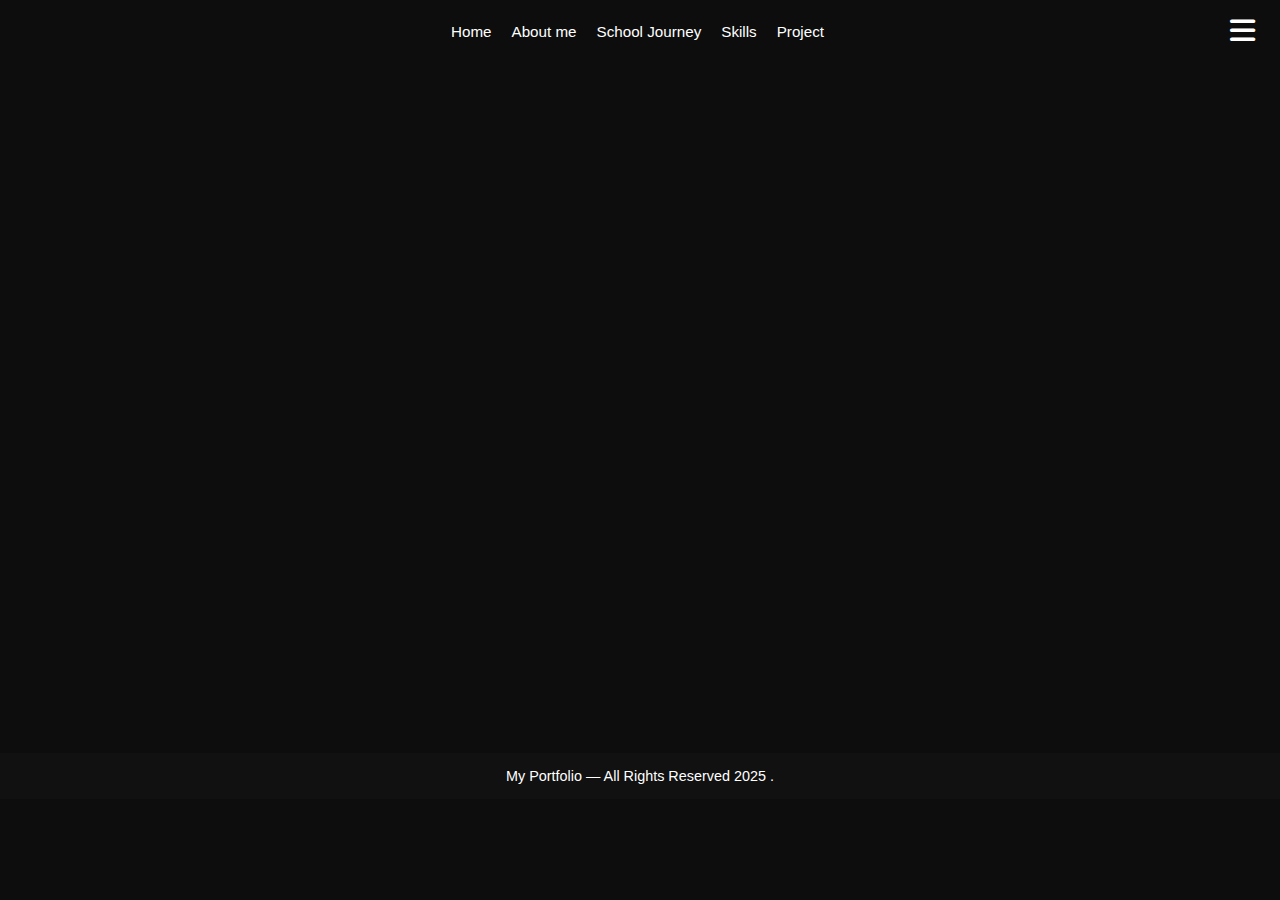
<file: index.html>
<!DOCTYPE html>
<html lang="en">
<head>
    <meta charset="UTF-8">
    <meta name="viewport" content="width=device-width, initial-scale=1.0">
    <title> My Personal Portfolio </title>
    <link rel="stylesheet" href="style.css">
    <link rel="stylesheet"
          href="https://cdnjs.cloudflare.com/ajax/libs/font-awesome/6.5.0/css/all.min.css">
</head>

 <body>

    <!-- HEADER -->
    <header>
        <div class="logo"></div>

        <nav class="nav">
            <a href="index.html">Home</a>
            <a href="about_me.html">About me</a>
            <a href="School.html">School Journey</a>
            <a href="skills.html">Skills</a>
             <a href="Project.html">Project</a>
        </nav>

        <div class="menu-btn"><i class="fa-solid fa-bars"></i></div>
    </header>

    <!-- MOBILE NAV -->
    <nav class="mobile-nav">
         <a href="index.html">Home</a>
            <a href="about_me.html">About me</a>
            <a href="School.html">School Journey</a>
            <a href="skills.html">Skills</a>
             <a href="Project.html">Project</a>
    </nav>

    <main>

        <!-- HERO SECTION (Home) -->
        <section class="hero">

            <div class="hero-left">
                <div class="image-frame">
                   <img src="kirll.png" alt="My Photo">
                </div>
            </div>

            <div class="hero-right">
                <h2>Hello, I'm <span>Jastin Kirl N. Uriarte </span></h2>
                <h1>Student</h1>

                <p>
                 Currently pursuing a Bachelor of Science in Computer Science at Caraga State University. Successfully completed the first year of a Bachelor of Science in Information Technology at Saint Joseph Institute of Technology before transferring.

                </p>
              <h1></h1>
                <!-- Buttons removed here -->
                <!-- Removed btn-group completely -->

                <div class="socials">
                    <a href="#"><i class="fa-brands fa-facebook"></i></a>
                    <a href="#"><i class="fa-brands fa-instagram"></i></a>
                     <a href="#"><i class="fa-brands fa-youtube"></i></a>
                    <a href="#"><i class="fa-brands fa-telegram"></i></a>
                    
                </div>
            </div>

        </section>

    </main>

    <footer>
        <p>My Portfolio  — All Rights Reserved 2025 .</p>
    </footer>

    <script>
        const menuBtn = document.querySelector(".menu-btn");
        const mobileNav = document.querySelector(".mobile-nav");

        menuBtn.addEventListener("click", () => {
            mobileNav.classList.toggle("open");
        });
    </script>

</body>
</html>
</file>
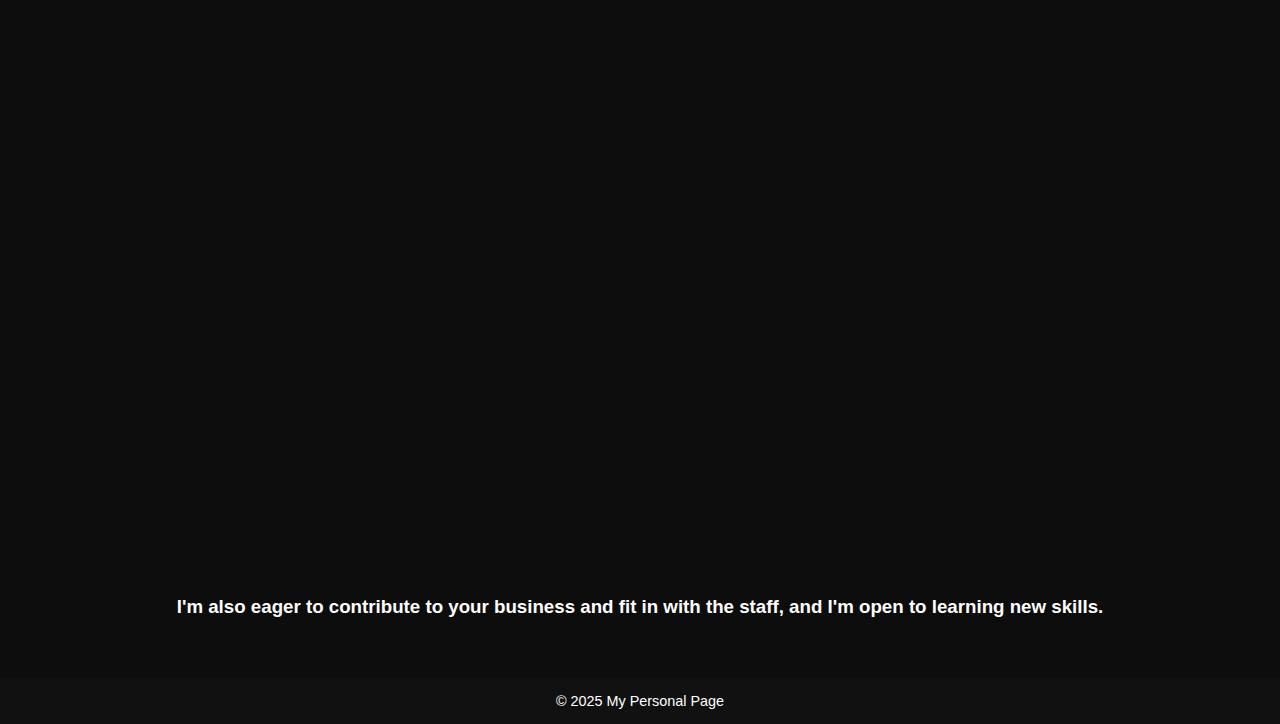
<file: about_me.html>
<!DOCTYPE html>
<html lang="en">
<head>
  <meta charset="UTF-8">
  <meta name="viewport" content="width=device-width, initial-scale=1.0">
  <title>My Achievements in Life</title>
  <link rel="stylesheet" href="style.css">
</head>
<body>

   <header>
<p>About Me</p>
  </header>

   <main class="gallery">
 
     <section class="image-card">
       <img src="mee.jpg" alt="">
     <div class="description-box">
                <h2>Me</h2>
       
          <p><strong>I am the eldest son in my family and currently 19 years old. I am often described as someone with a good sense of humor, and while I enjoy making people laugh, I am also mindful of ensuring that my jokes remain respectful and considerate. I try to live by my personal guiding principle: “If you don’t understand me, I kindly ask that you be patient and considerate.”<br></strong></p>

<p><strong>  <br> My permanent residence is located at Purok 6, Avocado Street, Bayugan City, but I am presently staying in Purok 9A, Libertad, Butuan City for convenience and accessibility. I am committed, responsible, and eager to contribute positively to the workplace, bringing both professionalism and a positive attitude. </strong></p>
    </section>

       <section class="image-card">
      <img src="hhiking.png" alt="A close-up selfie with a group of friends smiling.">
      <div class="description-box">
        <h2>Way to reliave stress </h2>
         <p><strong>When I have free time or when I am on academic break, I like hiking with my friends. This is our way of connecting with nature and appreciating the views. It also helps us relieve stress instead of doing bad habits cause stress may affect to your work and focus. That is why when i have a vacant time i like to go to the mountains to reliave stress</strong></p>
        </div>
     </section>

     <section class="image-card">
      <img src="groundd.png" alt="A close-up selfie with a group of friends smiling.">
      <div class="description-box">
        <h2>Friendship & Fun</h2>
         <p><strong>I enjoy hanging out with friends that are responsible, competitive without being self-centered, approachable, mature, and above all have a sense of humor.</strong></p>
     </section>

     <section class="image-card">
      <img src="d.png" alt="A close-up selfie with a group of friends smiling.">
      <div class="description-box">
        <h2>Academic buddies</h2>
         <p><strong>I consider having this group of friends to be a huge blessing because you can rely on them for academic support, family issues, and even when your wallet is empty. They are like family to me, not just pals.</strong></p>
        </div>
     </section>

  
     <section class="image-card">
       <img src="amber.png" alt="">
       <div class="description-box">
      <h2>Starts Liking Coding</h2>
      <p><strong>I started to enjoy HTML at this point since we had an ICT project back in grade 9. The teacher gave me the duty of creating a website, which was difficult at first, but it turned out nicely.  </strong></p>

         </div>

    </section>

  
        <h3>I'm also eager to contribute to your business and fit in with the staff, and I'm open to learning new skills.</h3>

</main>

     <footer>
         <p>&copy; 2025 My Personal Page</p>
     </footer>

</body>
</html>
</file>
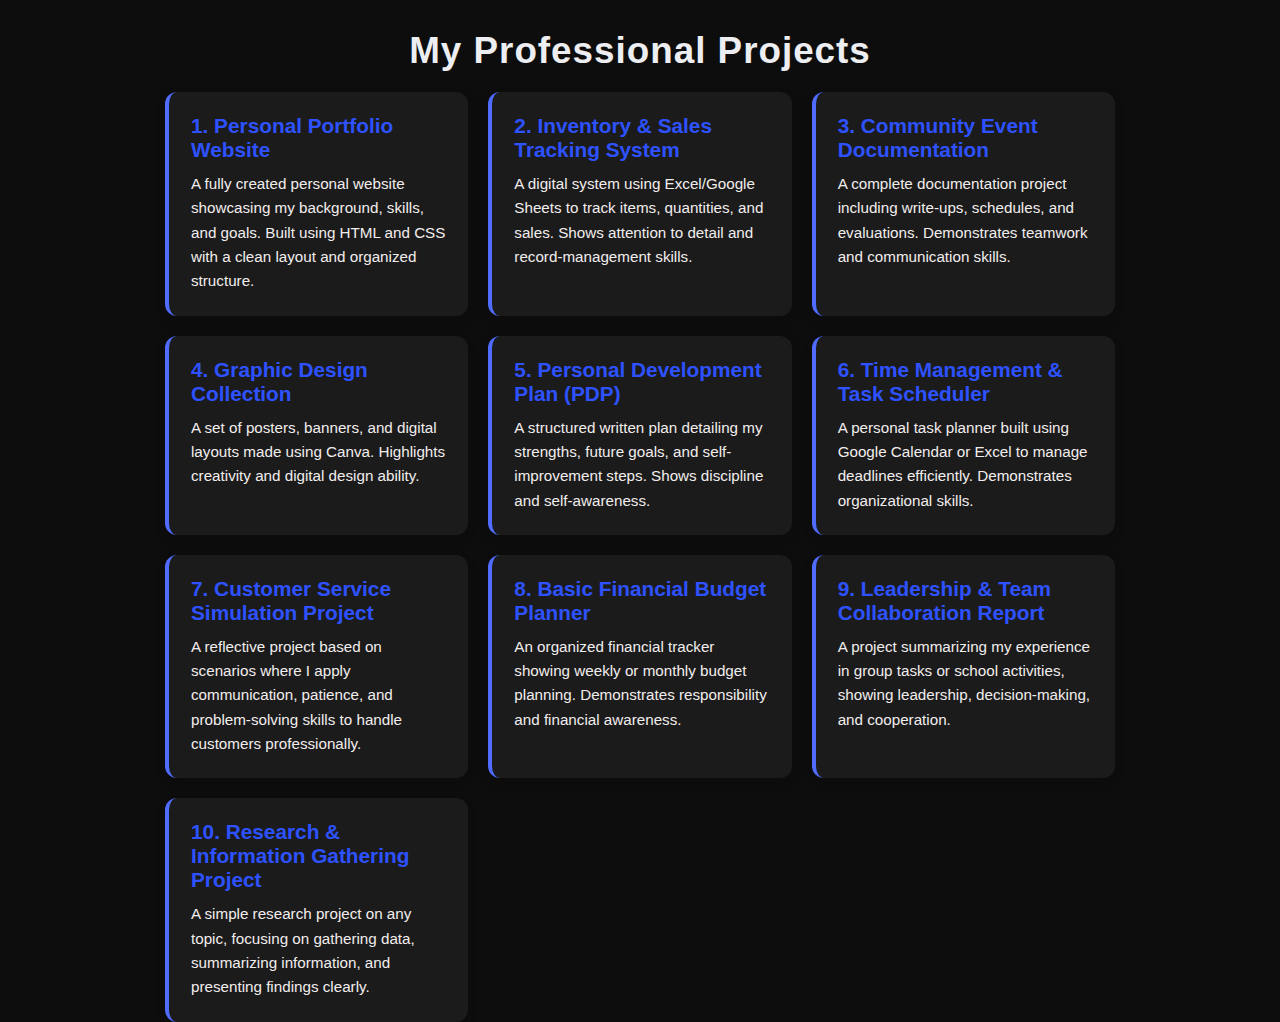
<file: Project.html>
<!DOCTYPE html>
<html lang="en">
<head>
    <meta charset="UTF-8">
    <meta name="viewport" content="width=device-width, initial-scale=1.0">
    <title>Professional Projects</title>
    <link rel="stylesheet" href="style.css">
</head>

<body>

    <h1 class="page-title">My Professional Projects</h1>

    <div class="projects-container">

        <div class="project-card">
            <h2>1. Personal Portfolio Website</h2>
            <p>A fully created personal website showcasing my background, skills, and goals. Built using HTML and CSS with a clean layout and organized structure.</p>
        </div>

        <div class="project-card">
            <h2>2. Inventory & Sales Tracking System</h2>
            <p>A digital system using Excel/Google Sheets to track items, quantities, and sales. Shows attention to detail and record-management skills.</p>
        </div>

        <div class="project-card">
            <h2>3. Community Event Documentation</h2>
            <p>A complete documentation project including write-ups, schedules, and evaluations. Demonstrates teamwork and communication skills.</p>
        </div>

        <div class="project-card">
            <h2>4. Graphic Design Collection</h2>
            <p>A set of posters, banners, and digital layouts made using Canva. Highlights creativity and digital design ability.</p>
        </div>

        <div class="project-card">
            <h2>5. Personal Development Plan (PDP)</h2>
            <p>A structured written plan detailing my strengths, future goals, and self-improvement steps. Shows discipline and self-awareness.</p>
        </div>

        <div class="project-card">
            <h2>6. Time Management & Task Scheduler</h2>
            <p>A personal task planner built using Google Calendar or Excel to manage deadlines efficiently. Demonstrates organizational skills.</p>
        </div>

        <div class="project-card">
            <h2>7. Customer Service Simulation Project</h2>
            <p>A reflective project based on scenarios where I apply communication, patience, and problem-solving skills to handle customers professionally.</p>
        </div>

        <div class="project-card">
            <h2>8. Basic Financial Budget Planner</h2>
            <p>An organized financial tracker showing weekly or monthly budget planning. Demonstrates responsibility and financial awareness.</p>
        </div>

        <div class="project-card">
            <h2>9. Leadership & Team Collaboration Report</h2>
            <p>A project summarizing my experience in group tasks or school activities, showing leadership, decision-making, and cooperation.</p>
        </div>

        <div class="project-card">
            <h2>10. Research & Information Gathering Project</h2>
            <p>A simple research project on any topic, focusing on gathering data, summarizing information, and presenting findings clearly.</p>
        </div>

    </div>

</body>
</html>
</file>
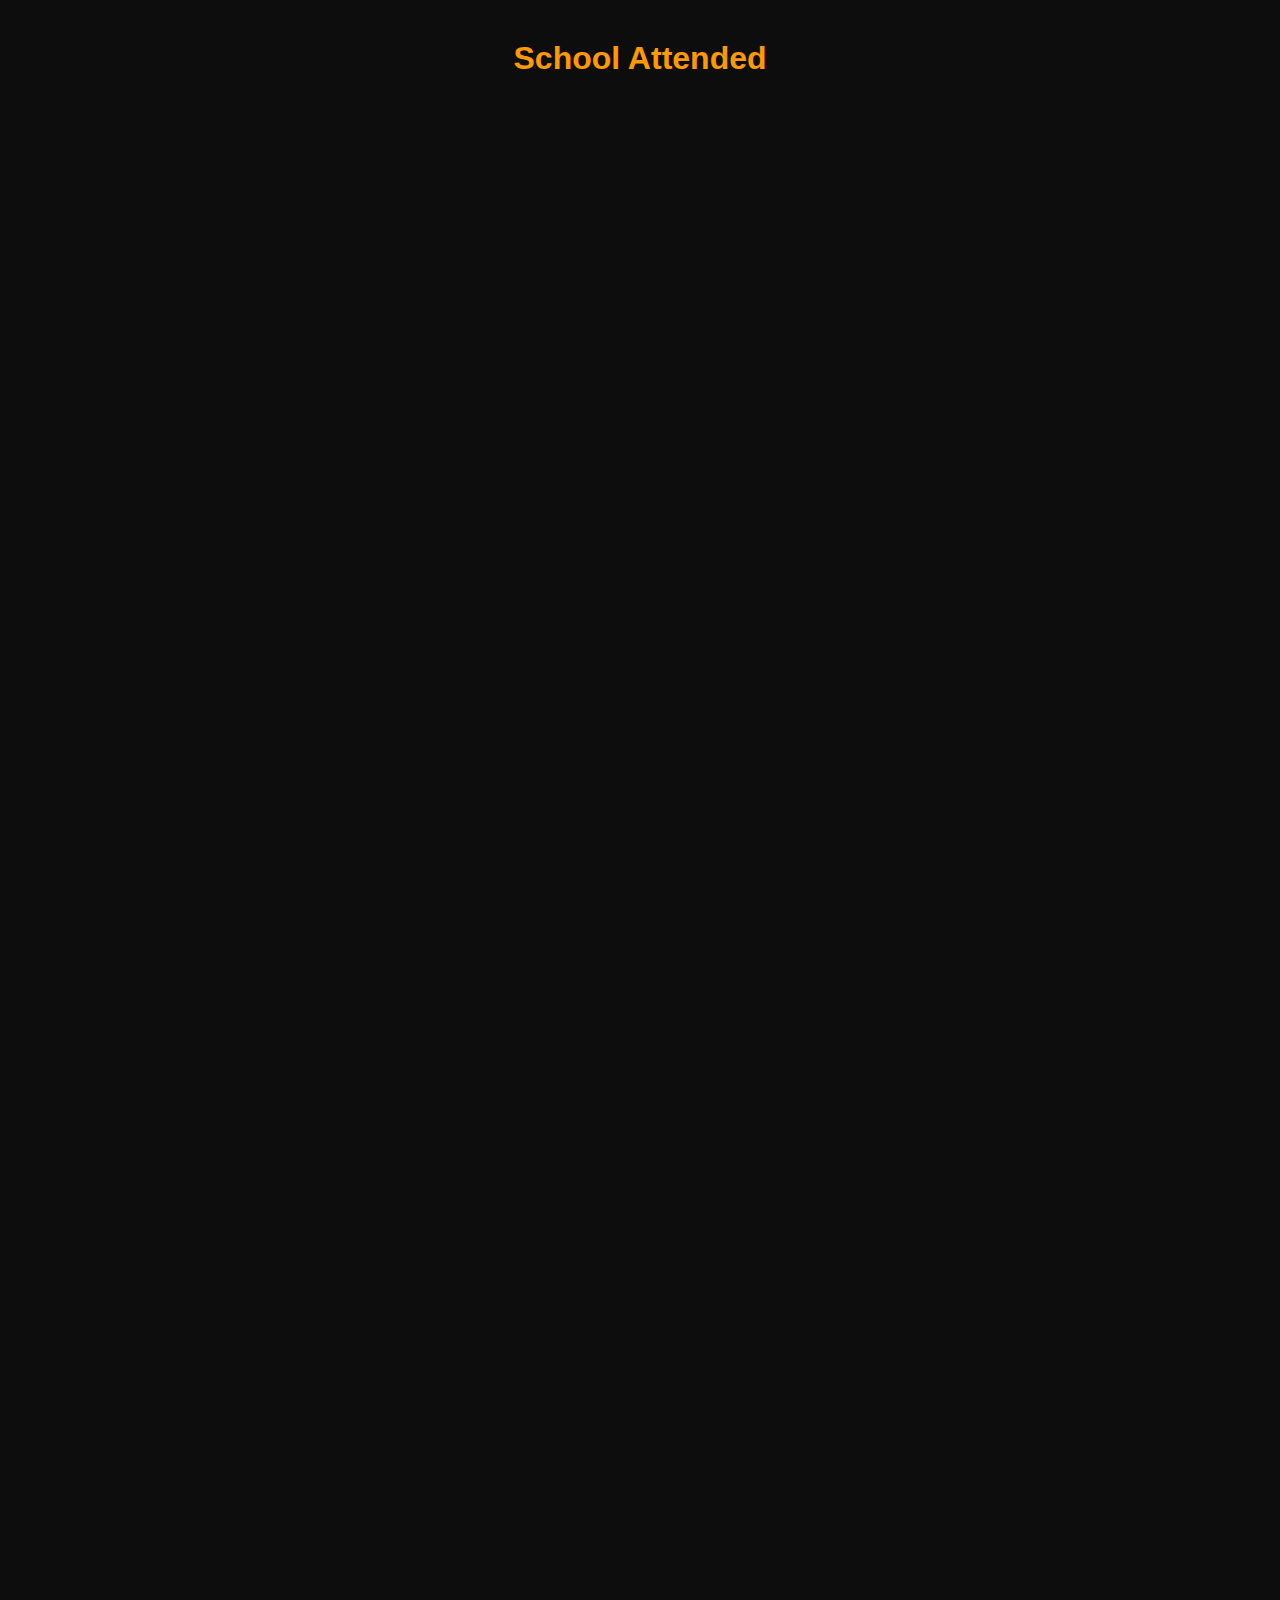
<file: School.html>
<!DOCTYPE html>
<html lang="en">
<head>
    <meta charset="UTF-8">
    <meta name="viewport" content="width=device-width, initial-scale=1.0">
    <title>School Attended</title>
    <link rel="stylesheet" href="style.css">
</head>
<body>

<section class="school-section">
    <h1>School Attended</h1>

    <!-- KINDER -->
    <div class="school-card">
        <h2>Kinder</h2>
        <p class="school-name">School Name:Gabriel Elementary School </p>
        <p class="address">Adress : Libertad, Butuan City, Agusan del Norte<br> </p>
       
        <p class="description"><br>Award: Without Award </p>
        <div class="images">
            <img src="kinderr.jpg">
            <img src="gabrell.png   ">
        </div>
    </div>

    <!-- GRADE 1 to GRADE 12 -->
    <!-- TEMPLATE REPEATED FOR EACH GRADE -->

    <!-- GRADE 1 -->

    
    <div class="school-card">
        <h2>Grade 1</h2>
        <p class="school-name">School Name:  Bayugan Elementary School Sped Center </p>
        <p class="adress">Address: City of Bayugan, Agusan del Sur<br></p>
        <p class="Award"><br>Award: Most Behave </p>
        <div class="images">
            <img src="brdg.png">
            <img src="g6.png">
        </div>
    </div>

    <!-- GRADE 2 -->
    <div class="school-card">
        <h2>Grade 2</h2>
        <p class="school-name">Pareja Elementary School </p>
        <p class="address">Address : City of Butuan, Agusan del Norte<br></p>
        <p class="Award"><br>Award: Second Honor </p>
        <div class="images">
            <img src="parej.png">
            
        </div>
    </div>

    <!-- GRADE 3 -->
    <div class="school-card">
        <h2>Grade 3</h2>
        <p class="school-name">Pareja Elementary School </p>
        <p class="address">Address : City of Butuan, Agusan del Norte<br></p>
        <p class="Award"><br>Award: Second Honor </p>
        <div class="images">
            <img src="parej.png">
            <img src="king.jpg">
        </div>
    </div>


    <!-- GRADE 4 -->
    <div class="school-card">
        <h2>Grade 4</h2>
        <p class="school-name">Pareja Elementary School </p>
        <p class="address">Address : City of Butuan, Agusan del Norte<br></p>
        <p class="Award"><br>Award: Second Honor </p>
        <div class="images">
            <img src="parej.png">
            
        </div>
    </div>

    <!-- GRADE 5 -->
    <div class="school-card">
        <h2>Grade 5</h2>
        <p class="school-name">Pareja Elementary School </p>
        <p class="address">Address : City of Butuan, Agusan del Norte<br></p>
        <p class="Award"><br>Award: 6th place honor </p>
        <div class="images">
            <img src="parej.png">
           
            
        </div>
    </div>


    <!-- GRADE 6 -->
    <div class="school-card">
        <h2>Grade 6</h2>
        <p class="school-name">School Name:  Bayugan Elementary School Sped Center </p>
        <p class="adress">Address: City of Bayugan, Agusan del Sur<br></p>
        <p class="Award"><br>Award: None</p>
        <div class="images">
            <img src="brdg.png">
            <img src="g6.png">
            
            <iframe src="https://www.facebook.com/plugins/video.php?height=476&href=https%3A%2F%2Fwww.facebook.com%2Freel%2F1500608831223341%2F&show_text=false&width=267&t=0" width="267" height="476" style="border:none;overflow:hidden" scrolling="no" frameborder="0" allowfullscreen="true" allow="autoplay; clipboard-write; encrypted-media; picture-in-picture; web-share" allowFullScreen="true"></iframe>
        </div>
    </div>

    <!-- GRADE 7 -->
    <div class="school-card">
        <h2>Grade 7</h2>
        <p class="school-name">School Name: Bayugan National Comprehensive High School </p>
        <p class="adress">Address: City of Bayugan, Agusan del Sur<br></p>
        <p class="Award"><br>Award: Conduct Awardee </p>
        <div class="images">
            <img src="bnchs , a.png">
            
        </div>
    </div>

    <!-- GRADE 8 -->
    <div class="school-card">
        <h2>Grade 8 </h2>
        <p class="school-name">School Name: Bayugan National Comprehensive High School </p>
        <p class="adress">Address: City of Bayugan, Agusan del Sur<br></p>
        <p class="Award"><br>Award: Conduct Awardee </p>
        <div class="images">
            <img src="bnchs , a.png">
            <img src="G7.jpg">
        </div>
    </div>

    <!-- GRADE 9 -->
    <div class="school-card">
        <h2>Grade 9 </h2>
        <p class="school-name">School Name: Bayugan National Comprehensive High School </p>
        <p class="adress">Address: City of Bayugan, Agusan del Sur<br></p>
        <p class="Award"><br>Award: With Honor </p>
        <div class="images">
            <img src="bnchs , a.png">
            
        </div>
    </div>

    <!-- GRADE 10 -->
    <div class="school-card">
        <h2>Grade 10 </h2>
        <p class="school-name">School Name: Bayugan National Comprehensive High School </p>
        <p class="adress">Address: City of Bayugan, Agusan del Sur<br></p>
        <p class="Award"><br>Award: With Honor  </p>
        <div class="images">
            <img src="bnchs , a.png">
            <img src="G9.jpg">
        </div>
    </div>

    <!-- GRADE 11 -->
    <div class="school-card">
        <h2>Grade 11</h2>
        <p class="school-name">School Name: Libertad National High School</p>
          <p class="adress">Address: City of Butuan, Agusan del Norte<br></p>
        <p class="Award"><br>Award : With Honor </p>
        <div class="images">
            <img src="lb.png">
           
        </div>
    </div>

    <!-- GRADE 12 -->
     <div class="school-card">
        <h2>Grade 12</h2>
        <p class="school-name">School Name: Libertad National High School</p>
          <p class="adress">Address: City of Butuan, Agusan del Norte<br></p>
        <p class="Award"><br>Award : With Honor </p>
        <div class="images">
            <img src="lb.png">
           
        </div>
    </div>

    <!-- COLLEGE -->
    <div class="school-card">
        <h2>College - First Year</h2>
        <p class="school-name">School Name:Saint Joseph Institute Of Technology</p>
        <p class="address">Address: City of Butuan, Agusan del Norte<br></p>
         <p class="Award"><br>Award : Dean's Lister </p>
        <div class="images">
            <img src="DL.jpg">
            <img src="SJITTT.avif">
        </div>
    </div>

</section>

</body>
</html>
</file>
<file: skills.html>
<!DOCTYPE html>
<html lang="en">
<head>
  <meta charset="UTF-8">
  <meta name="viewport" content="width=device-width, initial-scale=1.0">
  <title>My Skills</title>
  <link rel="stylesheet" href="style.css">
</head>
<body>

   <header>
    <h1> My Skills </h1>
  </header>

   <main class="gallery">

    <section class="image-card">
      <img src="application.png" alt="">
      <div class="description-box">
        <h2>Simple skills that i have</h2>
        <p><strong>I am eager to contribute my robust administrative and creative skills to your team, specifically leveraging my advanced proficiency in key productivity and design tools. My expertise spans the full suite of modern workplace applications: I utilize Microsoft Excel for intricate data analysis, reporting, and budget tracking; Microsoft Word and Google Docs for producing polished, collaborative, and professional written communications, reports, and manuals; and Canva for creating high-impact visual content, including presentations, social media graphics, and internal marketing materials. This comprehensive skill set ensures I can manage both complex data and creative projects efficiently while maintaining superior quality and professional standards.</strong></p>
        </div>
    </section>


     <section class="image-card">
       <img src="w.png" alt=".">
       <div class="description-box">
        <h2>Creating Simple Website</h2>
         <p><strong> I am also capable of building a basic website like this. </strong></p>
         </div>
    </section>

     <section class="image-card">
       <img src="edit.png" alt="">
       <div class="description-box">
        <h2>Editor</h2>
         <p><strong>I was a project director and editor for our group project back at SJIT, so I have some editing experience.</strong></p>
         </div>
     </section>

     <section class="image-card">
      <img src="pc.png" alt="A large group of students posing in front of a school building during an event.">
      <div class="description-box">
        <h2>Leadership</h2>
        <p><strong>I also become the vice president of our purok, i experienced handling a event like ML tournaments, Basketball every fiesta . I once aim to become a good public servant</strong></p>
        </div>
    </section>

     <section class="image-card">
      <img src="sari.jpg" alt="">
      <div class="description-box">
        <h2>Experience</h2>
         <p><strong>I also experince selling to my lola's store where i get my communication and good selling technique to the costumers.</strong></p>
        </div>
     </section>

     <section class="image-card">
      <img src="ate.jpg" alt="A close-up selfie with a group of friends smiling.">
      <div class="description-box">
        <h2>Influence and taught me </h2>
         <p><strong>My ate inday was graduated at Caraga State University (CSU) also , With the course of Environmental Science but according to her she once dreamed as an Programmer but her family can't afford specially buying a laptop that is very important if you're pursuing in IT industry. So she lerned by her own, she know the syntax of JAVA, PHYTON , C and when she have a vacant time she was sharing her ideas and learning to me. </strong></p>
        </div>
     </section>

     <section class="image-card">
      <img src="ea.png" alt="">
      <div class="description-box">
        <h2> Eager </h2>
         <p><strong> I am eager to learn and adopt new skills that can help to make my work easier. </strong></p>
        </div>
     </section>
</file>
<file: style.css>
/* ---------------------------------- */
/* 1. CSS VARIABLES AND RESET */
/* ---------------------------------- */

/* RESET */
* {
    margin: 0;
    padding: 0;
    box-sizing: border-box;
    font-family: Poppins, sans-serif;
}

/* COLOR VARIABLES */
:root {
    --accent: #ff5c57;
    --bg: #0d0d0d;
    --card: #1b1b1b;
    --description-bg: #252424;
    --title-color: #ff9900;
}

body {
    background: var(--bg);
    color: rgb(255, 252, 252);
    -webkit-font-smoothing: antialiased;
    -moz-osx-font-smoothing: grayscale;
}

/* ---------------------------------- */
/* 2. HEADER & NAVIGATION */
/* ---------------------------------- */

header {
    display: flex;
    justify-content: space-between;
    align-items: center;
    padding: 15px 25px; /* Reduced padding for smaller screens */
    background: var(--bg);
    position: sticky;
    top: 0;
    z-index: 100;
}

.logo {
    font-size: 1.5rem; /* Slightly smaller logo */
    color: var(--accent);
    font-weight: 900;
}

/* Desktop Navigation */
.nav {
    display: flex;
}

.nav a {
    margin-left: 20px;
    text-decoration: none;
    color: white;
    font-size: 0.95rem;
    transition: 0.3s;
}

.nav a:hover {
    color: var(--accent);
}

/* MOBILE MENU BUTTON (Visible on mobile) */
.menu-btn {
    display: block; 
    font-size: 1.8rem;
    cursor: pointer;
    color: white;
}

/* MOBILE NAVIGATION PANEL (Hidden by default) */
.mobile-nav {
    display: none;
    flex-direction: column;
    background: #111;
    padding: 20px 25px;
    position: absolute;
    top: 60px; /* Adjust based on header height */
    width: 100%;
}

.mobile-nav a {
    padding: 10px 0;
    text-decoration: none;
    color: white;
}

.mobile-nav a:hover {
    color: var(--accent);
}

.mobile-nav.open {
    display: flex;
}

/* Hide desktop navigation on tablet/mobile */
@media (max-width: 768px) {
    .nav {
        display: none;
    }
}


/* ---------------------------------- */
/* 3. HERO SECTION & ANIMATIONS */
/* ---------------------------------- */

.hero {
    display: flex;
    padding: 60px 25px; /* Reduced padding for mobile */
    align-items: center;
    gap: 40px;
    flex-direction: column; /* Stack vertically by default */
    text-align: center;
    opacity: 0;
    transform: translateY(30px);
    animation: fadeInUp 1.2s ease forwards;
}

@keyframes fadeInUp {
    to {
        opacity: 1;
        transform: translateY(0);
    }
}

/* IMAGE FRAME */
.image-frame {
    width: 250px; /* Smaller size for mobile */
    height: 250px;
    border-radius: 100%;
    overflow: hidden;
    border: 6px solid var(--accent);
    box-shadow: 0 0 40px rgba(255, 80, 80, 0.4);
    display: flex;
    justify-content: center;
    align-items: center;
    margin-bottom: 30px; 
    animation: pulseGlow 3s infinite alternate ease-in-out;
}

.image-frame img {
    width: 100%;
    height: 100%;
    object-fit: cover;
}

@keyframes pulseGlow {
    0% {
        box-shadow: 0 0 15px #ff4040;
    }
    100% {
        box-shadow: 0 0 35px #ff6a6a;
    }
}

.hero-right {
    max-width: 100%;
}

.hero-right h1 {
    font-size: 2.2rem; /* Smaller main heading */
    margin: 10px 0;
}

.hero-right h2 {
    font-size: 1.1rem;
    line-height: 1.2;
}

.hero-right h2 span {
    color: var(--accent);
    border-right: 3px solid #ff4d4d;
    white-space: nowrap;
    overflow: hidden;
    display: inline-block;
    width: 0;
    animation: typing 3s steps(30) forwards,
               blink 0.6s step-end 3s forwards;
}

/* Text slide/fade animations (adjusted to use vertical fade on mobile) */
.hero-right h2, 
.hero-right h1, 
.hero-right p,
.socials {
    opacity: 0;
    transform: translateY(20px); /* Use vertical transform */
    animation: fadeInUp 1.2s ease forwards;
}

.hero-right h2 { animation-delay: 0.3s; }
.hero-right h1 { animation-delay: 0.6s; }
.hero-right p { animation-delay: 0.9s; }
.socials       { animation-delay: 1.2s; }

/* Typing animation */
@keyframes typing {
    to {
        width: 100%;
    }
}

/* Cursor blink */
@keyframes blink {
    0% { border-color: #ff4d4d; }
    50% { border-color: transparent; }
    100% { border-color: transparent; }
}

/* Buttons */
.btn-group {
    margin-top: 20px;
    display: flex;
    flex-direction: column; /* Stacked buttons on mobile */
    gap: 10px;
}

.btn,
.btn-outline {
    padding: 10px 20px; /* Smaller padding */
    border-radius: 6px;
    font-size: 1rem;
    cursor: pointer;
    text-decoration: none;
    transition: 0.3s;
    width: 100%; /* Full width buttons */
    text-align: center;
}

.btn {
    background: var(--accent);
    color: white;
}

.btn:hover {
    background: #ff3d37;
}

.btn-outline {
    border: 2px solid var(--accent);
    color: var(--accent);
}

.btn-outline:hover {
    background: var(--accent);
    color: white;
}

/* Social Icons */
.socials {
    margin-top: 20px;
    display: flex;
    justify-content: center; /* Center on mobile */
    gap: 15px;
}

.socials a {
    color: var(--accent);
    font-size: 2.0rem;
    transition: transform 0.3s ease, color 0.3s ease;
}

.socials a:hover {
    transform: translateY(-5px) scale(1.2);
    color: #ff4d4d;
}

/* Tablet and Desktop adjustments */
@media (min-width: 768px) {
    .hero {
        padding: 100px 60px;
        flex-direction: row; /* Horizontal layout returns */
        text-align: left;
    }
    
    .image-frame {
        width: 450px;
        height: 450px;
        margin-bottom: 0;
    }

    .hero-right h1 {
        font-size: 3rem;
    }

    .btn-group {
        flex-direction: row; /* Buttons side-by-side */
        gap: 20px;
    }
    
    .btn, .btn-outline {
        width: auto;
    }
    
    .socials {
        justify-content: flex-start;
    }
    
    /* Revert to horizontal animation */
    .hero-right h2, 
    .hero-right h1, 
    .hero-right p,
    .socials {
        transform: translateX(40px);
        animation: slideFade 1.2s ease forwards;
    }
    
    @keyframes slideFade {
        to {
            opacity: 1;
            transform: translateX(0);
        }
    }
}

/* ---------------------------------- */
/* 4. GENERAL SECTIONS STYLES */
/* ---------------------------------- */

/* PAGE TITLES */
.section-title {
    font-size: 1.8rem; /* Smaller title for mobile */
    margin: 30px 0 20px 0;
    color: var(--accent);
    text-align: center; 
    padding: 0 25px;
}

@media (min-width: 768px) {
    .section-title {
        font-size: 2.2rem;
        text-align: left;
        padding-left: 60px;
    }
}

/* SIMPLE CARD FADE + SLIDE UP */
@keyframes simpleFade {
    from {
        opacity: 0;
        transform: translateY(20px);
    }
    to {
        opacity: 1;
        transform: translateY(0);
    }
}

/* ---------------------------------- */
/* 5. ABOUT ME / GALLERY PAGE (HOBBIES) */
/* ---------------------------------- */

.gallery {
    display: flex;
    flex-direction: column; /* Stack the cards vertically */
    align-items: center; 
    padding: 20px 25px; /* Reduced padding */
    gap: 30px; 
}

.image-card {
    max-width: 550px; 
    width: 100%; 
    background-color: white;
    border: 1px solid #ddd;
    box-shadow: 0 4px 8px rgba(0, 0, 0, 0.4);
    overflow: hidden; 
    border-radius: 8px;
    transition: transform 0.3s, box-shadow 0.3s;
    opacity: 0;
    animation: simpleFade 0.8s ease forwards;
}

.card-content {
    display: grid;
    /* Keeps the image on the left (40%) and text on the right (60%) on desktop */
    grid-template-columns: 1.2fr 1.8fr; 
    gap: 0; 
    align-items: stretch;
}

.image-card img,
.image-card video {
    width: 100%;
    height: 100%; 
    object-fit: cover;
    display: block; 
    transition: transform 0.3s ease;
}

.image-card:hover img {
    transform: scale(1.05);
}

.image-card:hover {
    transform: translateY(-5px); /* Adjusted for mobile/gallery page */
    box-shadow: 0 10px 20px rgba(0,0,0,0.3);
}

.description-box {
    padding: 20px;
    background-color: var(--description-bg);
    height: 100%; 
    display: flex;
    flex-direction: column;
    justify-content: center;
}

.description-box h2 {
    margin-top: 0;
    font-size: 1.5em;
    color: white;
    border-bottom: 2px solid #232222;
    padding-bottom: 8px;
    margin-bottom: 15px;
}

.description-box p {
    font-size: 1em;
    line-height: 1.5;
    color: #f2eded;
}

/* Gallery Mobile Stacking */
@media (max-width: 650px) {
    .card-content {
        grid-template-columns: 1fr; /* Stacks image and description vertically */
    }
}

/* ---------------------------------- */
/* 6. ABOUT-ME GRID (Projects/Services) */
/* ---------------------------------- */

.about-grid {
    display: grid;
    grid-template-columns: repeat(auto-fit, minmax(260px, 1fr));
    gap: 25px;
    padding: 0 25px 60px 25px; /* Reduced padding */
}

.about-card {
    background: var(--card);
    padding: 20px;
    border-radius: 8px;
    transition: 0.3s;
    opacity: 0;
    animation: simpleFade 0.8s ease forwards;
}

.about-card:hover {
    transform: translateY(-5px);
}

.about-card img {
    width: 100%;
    border-radius: 5px;
}

.about-card .demo {
    color: var(--accent);
    text-decoration: none;
    margin-top: 10px;
    display: inline-block;
}

/* ---------------------------------- */
/* 7. SKILLS PAGE */
/* ---------------------------------- */

.skills {
    padding: 20px 25px 60px 25px; /* Reduced padding */
}

.skill-grid {
    display: grid;
    grid-template-columns: repeat(auto-fit, minmax(260px, 1fr));
    gap: 30px;
}

.skill-category h3 {
    margin-bottom: 10px;
    color: var(--accent);
}

.bar {
    width: 100%;
    height: 10px;
    background: #333;
    border-radius: 5px;
    margin-bottom: 10px;
}

.bar span {
    height: 10px;
    display: block;
    background: var(--accent);
    border-radius: 5px;
}

/* ---------------------------------- */
/* 8. SCHOOL ATTENDED SECTION */
/* ---------------------------------- */

.school-section {
    padding: 40px 25px;
    display: flex;
    flex-direction: column;
    align-items: center;
    gap: 30px;
}

.school-section h1 {
    font-size: 2rem;
    color: var(--title-color, orange);
    margin-bottom: 20px;
}

.school-card {
    max-width: 800px; 
    width: 100%;
    background-color: var(--card, #1b1b1b); 
    padding: 25px;
    border-radius: 10px;
    box-shadow: 0 4px 10px rgba(0, 0, 0, 0.3);
    color: white;
    border: 1px solid #333;
    /* animation */
    opacity: 0;
    transform: translateY(30px);
    animation: fadeSlideUp 0.8s ease forwards;
}

/* Staggered animation */
.school-card:nth-child(2) { animation-delay: 0.15s; }
.school-card:nth-child(3) { animation-delay: 0.3s; }
.school-card:nth-child(4) { animation-delay: 0.45s; }

@keyframes fadeSlideUp {
    0% {
        opacity: 0;
        transform: translateY(40px);
    }
    100% {
        opacity: 1;
        transform: translateY(0);
    }
}

.school-card h2 {
    font-size: 1.8em;
    color: var(--accent, #ff5c57);
    border-bottom: 2px solid #333;
    padding-bottom: 10px;
    margin-bottom: 15px;
}

.school-card .school-name,
.school-card .description {
    margin-bottom: 10px;
    line-height: 1.5;
}

.school-card .images {
    display: flex;
    gap: 15px;
    margin-top: 20px;
    flex-wrap: wrap; 
    justify-content: center;
}

.school-card .images img,
.school-card .images iframe {
    flex: 1 1 100%; /* Full width stacking for mobile */
    max-width: 100%;
    height: 200px; 
    object-fit: cover;
    border-radius: 8px;
    border: 1px solid #444;
    transition: 0.3s ease;
    
    /* zoom animation */
    animation: zoomIn 0.8s ease forwards;
    opacity: 0;
}

.school-card .images img:hover {
    transform: scale(1.05);
    border-color: #888;
}

/* Staggered image animation */
.school-card .images img:nth-child(1) { animation-delay: 1s; }
.school-card .images img:nth-child(2) { animation-delay: 1.15s; }

@keyframes zoomIn {
    0% {
        opacity: 0;
        transform: scale(0.9);
    }
    100% {
        opacity: 1;
        transform: scale(1);
    }
}

/* Tablet: Restore two columns for images/iframes */
@media (min-width: 600px) {
    .school-card .images img,
    .school-card .images iframe {
        flex: 1 1 45%; 
        height: 250px;
    }
}

/* ---------------------------------- */
/* 9. PROJECTS PAGE (Timeline/Cards) */
/* ---------------------------------- */

.page-title {
    text-align: center;
    font-size: 1.8rem;
    margin-top: 30px;
    margin-bottom: 20px;
    font-weight: 700;
    color: #edeef1;
    letter-spacing: 1px;
}

.projects-container {
    width: 95%; /* Use more width on mobile */
    max-width: 1000px;
    margin: auto;
    display: grid;
    grid-template-columns: 1fr; /* Single column on mobile */
    gap: 20px;
    padding: 0 15px;
}

.project-card {
    background: var(--card);
    padding: 22px;
    border-radius: 12px;
    border-left: 4px solid #4f6cff; /* Slightly thinner border */
    box-shadow: 0 4px 12px rgba(0, 0, 0, 0.08);
    transition: 0.25s ease-in-out;
    animation: fadeInUp 0.5s ease both;
    color: #fff;
}

.project-card h2 {
    margin-bottom: 10px;
    color: #2e52ff;
    font-size: 1.3rem;
}

.project-card p {
    font-size: 0.95rem;
    line-height: 1.6;
    color: #f2eded;
}

.project-card:hover {
    transform: translateY(-6px);
    box-shadow: 0 8px 18px rgba(0, 0, 0, 0.2);
    border-left-color: #2e52ff;
}

/* Responsive Grid Adjustments */
@media (min-width: 700px) {
    .projects-container {
        grid-template-columns: repeat(2, 1fr); /* 2 columns on tablet */
        padding: 0 25px;
    }
    .page-title {
        font-size: 2.3rem;
    }
}

@media (min-width: 1100px) {
    .projects-container {
        grid-template-columns: repeat(3, 1fr);
    }
}

/* ---------------------------------- */
/* 10. CONTACT PAGE */
/* ---------------------------------- */

.hobbies-form {
    width: 90%; /* Full width on mobile */
    max-width: 500px; /* Limits size on desktop */
    margin: 40px auto;
    display: flex;
    flex-direction: column;
}

.hobbies-form input,
.hobbies-form textarea {
    margin-bottom: 15px;
    padding: 12px;
    background: #222;
    border: none;
    color: white;
    border-radius: 4px;
}

.hobbies-form button {
    width: 150px;
    padding: 12px 35px;
    border-radius: 6px;
    font-size: 1rem;
    cursor: pointer;
    text-decoration: none;
    transition: 0.3s;
    background: var(--accent);
    color: white;
    border: none;
}

.hobbies-form button:hover {
    background: #ff3d37;
}

/* ---------------------------------- */
/* 11. FOOTER */
/* ---------------------------------- */

footer {
    text-align: center;
    padding: 15px;
    background: #111;
    margin-top: 40px;
    font-size: 0.9rem;
    color: white;
}
</file>
